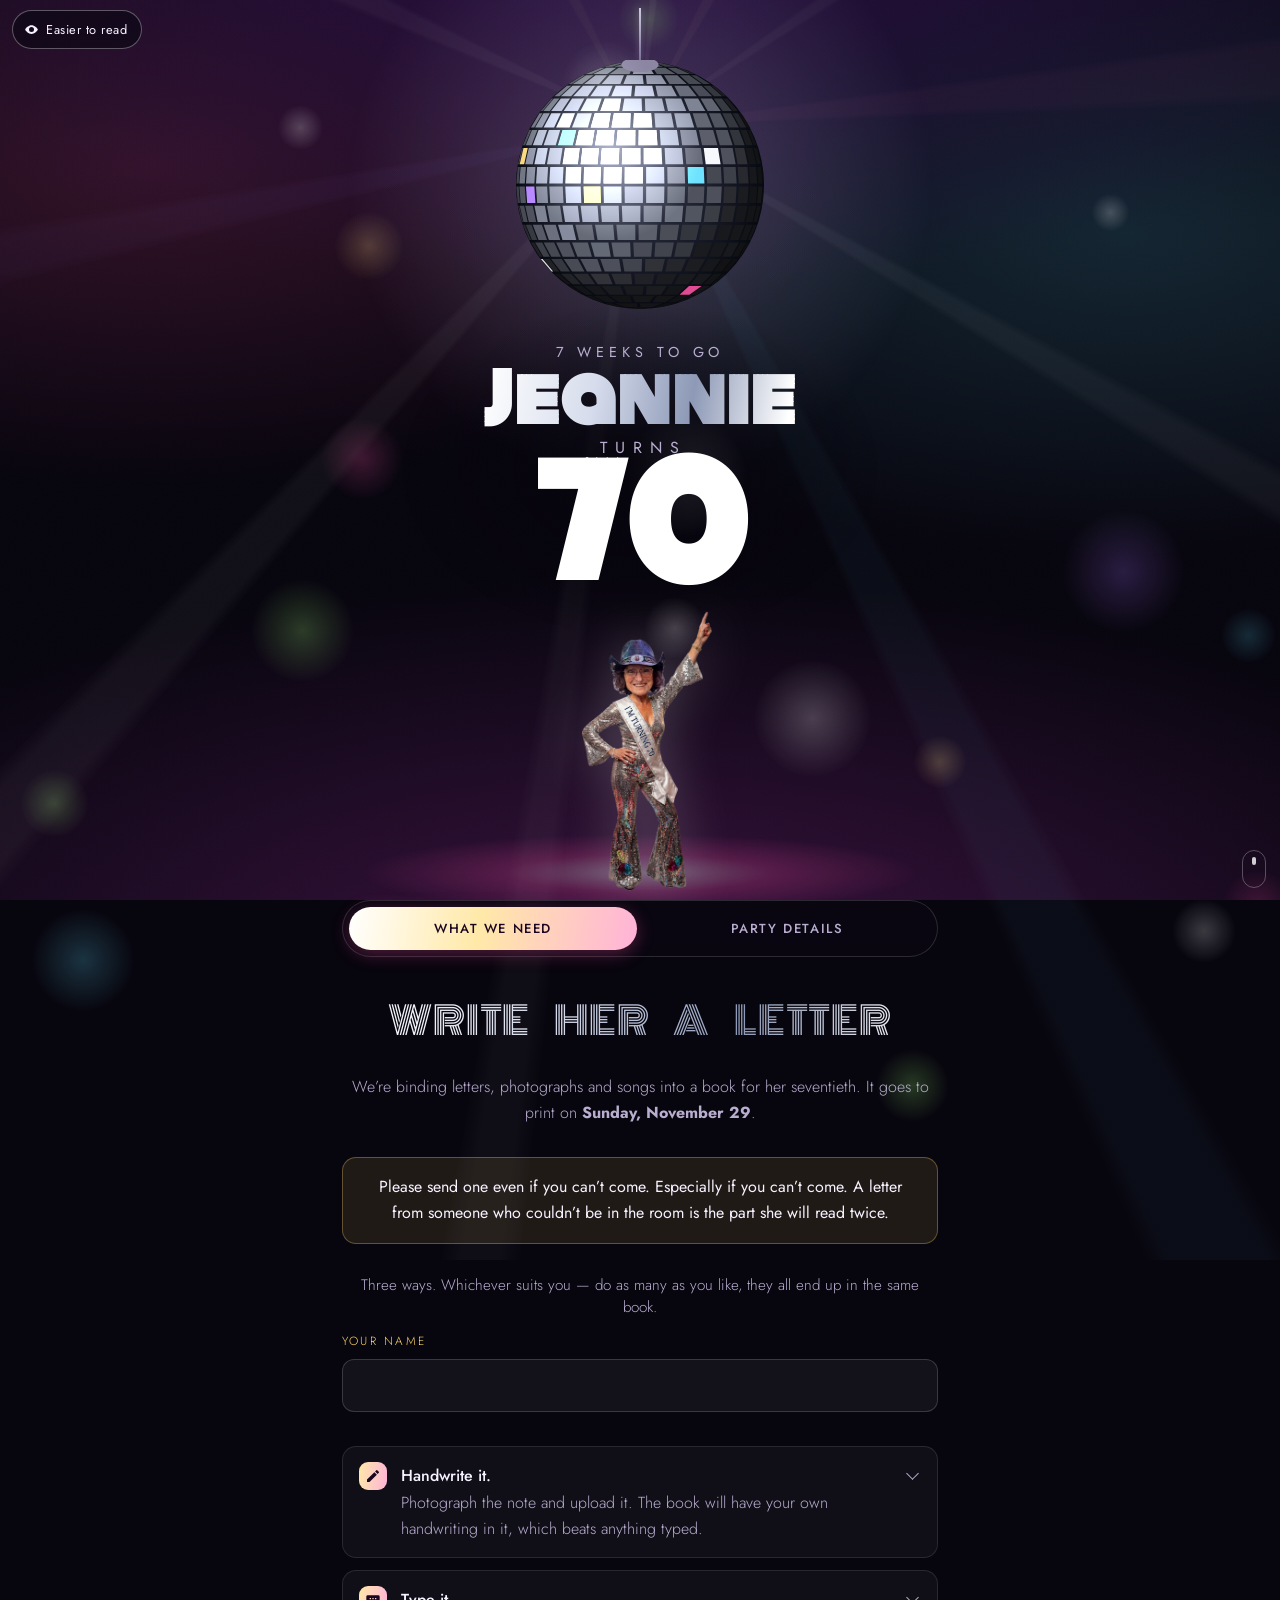
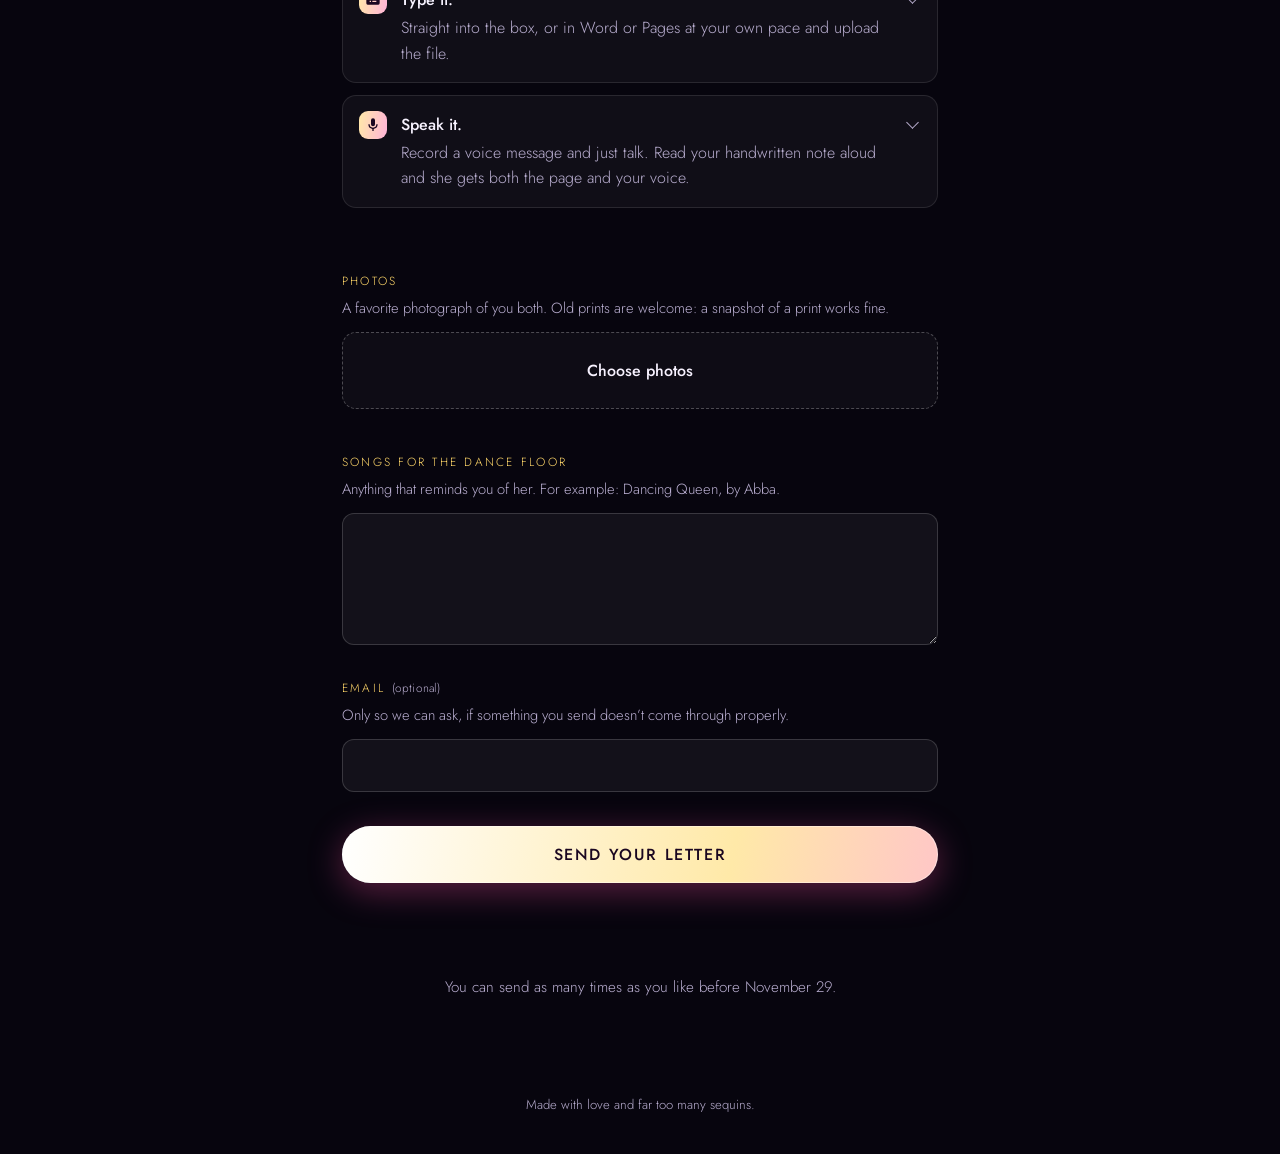
<file: index.html>
<!DOCTYPE html>
<html lang="en">
<head>
<meta charset="utf-8">
<meta name="viewport" content="width=device-width, initial-scale=1, viewport-fit=cover">
<meta name="robots" content="noindex, nofollow, noarchive">
<title>Jeannie turns 70</title>
<meta name="theme-color" content="#08060f">

<!-- How the link looks when it is texted or posted. Without these, iMessage
     falls back to the bare cutout of Jeannie and flattens its transparency to
     a muddy gray. Absolute URLs: scrapers do not resolve relative ones.
     Bump ?v= when the card changes, since previews are cached hard. -->
<meta property="og:type" content="website">
<meta property="og:site_name" content="Jeannie turns 70">
<meta property="og:title" content="Jeannie turns 70">
<meta property="og:description" content="Saturday, January 23 in Phoenix. Sequins strongly encouraged. Come and dance, and help us fill her book with memories.">
<meta property="og:url" content="https://elisapenmar.github.io/jeannie-70/">
<meta property="og:image" content="https://elisapenmar.github.io/jeannie-70/images/og-preview.jpg?v=1">
<meta property="og:image:type" content="image/jpeg">
<meta property="og:image:width" content="1200">
<meta property="og:image:height" content="630">
<meta property="og:image:alt" content="Jeannie in a silver sequin jumpsuit and cowboy hat under a mirror ball, beside the words Jeannie turns 70">
<meta name="twitter:card" content="summary_large_image">
<meta name="twitter:title" content="Jeannie turns 70">
<meta name="twitter:description" content="Saturday, January 23 in Phoenix. Sequins strongly encouraged. Come and dance, and help us fill her book with memories.">
<meta name="twitter:image" content="https://elisapenmar.github.io/jeannie-70/images/og-preview.jpg?v=1">
<link rel="preconnect" href="https://fonts.googleapis.com">
<link rel="preconnect" href="https://fonts.gstatic.com" crossorigin>
<link href="https://fonts.googleapis.com/css2?family=Monoton&family=Jost:wght@300;400;500;600&display=swap" rel="stylesheet">
<link rel="icon" type="image/png" sizes="32x32" href="images/favicon-32.png">
<link rel="icon" type="image/png" sizes="512x512" href="images/favicon-512.png">
<link rel="apple-touch-icon" href="images/apple-touch-icon.png">
<link rel="stylesheet" href="css/style.css?v=49">
<script>
/* Set before anything paints, so a calm visitor never catches a flash of the
   full disco. Honors the system preference until they choose for themselves. */
try {
  var c = localStorage.getItem('party70-calm');
  if (c === '1' || (c === null && matchMedia('(prefers-reduced-motion: reduce)').matches)) {
    document.documentElement.className = 'calm';
  }
} catch (e) {}
</script>
</head>
<body>

<!-- ============ ROOM LIGHTING ============ -->
<div class="beams" aria-hidden="true"></div>
<div class="lights" id="lights" aria-hidden="true"></div>
<div class="grain" aria-hidden="true"></div>

<button class="music" id="music" type="button" hidden aria-label="Play the music"></button>

<!-- ============ HERO ============ -->
<section class="hero">

  <div class="rig" aria-hidden="true">
    <div class="cord"></div>
    <div class="ball-wrap">
      <canvas id="ball" width="360" height="360"></canvas>
      <div class="ball-bloom"></div>
    </div>
  </div>

  <div class="copy">
    <p class="eyebrow" id="countdown">Saturday, January 23</p>
    <h1 class="title">
      <span class="chrome line-1">Jeannie</span>
      <span class="turns">turns</span>
      <span class="seventy">70</span>
    </h1>
  </div>

  <div class="star-field" id="stars" aria-hidden="true"></div>

  <figure class="mom">
    <div class="floor-glow" aria-hidden="true"></div>
    <img src="images/mom-disco.png"
         alt="Jeannie in a silver sequin jumpsuit and cowboy hat, wearing a sash that reads I&rsquo;m turning 70"
         width="816" height="1294" fetchpriority="high">
  </figure>

  <div class="lights front" id="lightsFront" aria-hidden="true"></div>

  <a class="scroll-hint" href="#more" aria-label="Scroll for more">
    <span></span>
  </a>
</section>

<!-- ============ TABS ============ -->
<section class="tabs" id="more">
  <div class="tablist" role="tablist" aria-label="More about the party">
    <button class="tab" role="tab" id="tab-ask"   aria-controls="panel-ask"   aria-selected="true">What we need</button>
    <button class="tab" role="tab" id="tab-party" aria-controls="panel-party" aria-selected="false" tabindex="-1">Party details</button>
  </div>

  <!-- ---------- what we need ---------- -->
  <div class="tabpanel panel" role="tabpanel" id="panel-ask" aria-labeledby="tab-ask" tabindex="0">
    <h2 class="chrome">Write her a letter</h2>

    <p class="lede">
      We&rsquo;re binding letters, photographs and songs into a book for her
      seventieth. It goes to print on <strong>Sunday, November 29</strong>.
    </p>

    <p class="lede emphatic">
      Please send one even if you can&rsquo;t come. Especially if you
      can&rsquo;t come. A letter from someone who couldn&rsquo;t be in the room
      is the part she will read twice.
    </p>

    <p class="ways-intro">Three ways. Whichever suits you &mdash; do as many as you like,
      they all end up in the same book.</p>

    <form class="form" id="partyForm" data-kind="memory" novalidate>
      <label class="field">
        <span>Your name</span>
        <input type="text" name="name" autocomplete="name" required>
      </label>

      <ul class="ways">
        <li>
          <button type="button" class="waybtn" id="pick-write"
                  aria-expanded="false" aria-controls="open-write">
            <span class="badge"><svg viewBox="0 0 24 24" aria-hidden="true"><path d="M3 17.25V21h3.75L17.8 9.94l-3.75-3.75L3 17.25zM20.7 7.04a1 1 0 0 0 0-1.41l-2.34-2.34a1 1 0 0 0-1.41 0l-1.83 1.83 3.75 3.75 1.83-1.83z"/></svg></span>
            <strong>Handwrite it.</strong>
            Photograph the note and upload it. The book will have your own
            handwriting in it, which beats anything typed.
          </button>
          <div class="open" id="open-write" hidden>
            <label class="drop small" for="docs">
              <strong>Add a photo or scan of your note</strong>
            </label>
            <!-- Photos and scans only. Typing has its own card, so offering
                 Word files here just opened the wrong half of the phone's
                 file picker. -->
            <input id="docs" type="file" name="docs"
                   accept="image/*,.heic,.heif,.pdf" multiple hidden>
            <div class="filelist" id="filelist"></div>
          </div>
        </li>

        <li>
          <button type="button" class="waybtn" id="pick-type"
                  aria-expanded="false" aria-controls="open-type">
            <span class="badge"><svg viewBox="0 0 24 24" aria-hidden="true"><path d="M20 5H4a2 2 0 0 0-2 2v10a2 2 0 0 0 2 2h16a2 2 0 0 0 2-2V7a2 2 0 0 0-2-2zM7 9h2v2H7V9zm0 4h2v2H7v-2zm4-4h2v2h-2V9zm0 4h6v2h-6v-2zm4-4h2v2h-2V9z"/></svg></span>
            <strong>Type it.</strong>
            Straight into the box, or in Word or Pages at your own pace and
            upload the file.
          </button>
          <div class="open" id="open-type" hidden>
            <textarea name="memory" rows="10" aria-label="Type your letter"></textarea>
            <p class="hint center">or, if you wrote it elsewhere</p>
            <label class="drop small" for="typedDocs">
              <strong>Upload a document</strong>
              <small>Word, Pages, PDF or plain text</small>
            </label>
            <input id="typedDocs" type="file" name="typedDocs"
                   accept=".pdf,.doc,.docx,.pages,.txt,.rtf,.odt" multiple hidden>
            <div class="filelist" id="typedlist"></div>
          </div>
        </li>

        <li>
          <button type="button" class="waybtn" id="pick-speak"
                  aria-expanded="false" aria-controls="open-speak">
            <span class="badge"><svg viewBox="0 0 24 24" aria-hidden="true"><path d="M12 14a3 3 0 0 0 3-3V5a3 3 0 0 0-6 0v6a3 3 0 0 0 3 3zm5-3a5 5 0 0 1-10 0H5a7 7 0 0 0 6 6.92V21h2v-3.08A7 7 0 0 0 19 11h-2z"/></svg></span>
            <strong>Speak it.</strong>
            Record a voice message and just talk. Read your handwritten note
            aloud and she gets both the page and your voice.
          </button>
          <div class="open" id="open-speak" hidden>
            <div id="recorder">
              <div class="duo">
                <button class="record" id="recordBtn" type="button" aria-pressed="false"></button>
                <span class="duo-or" id="duoOr">or</span>
                <label class="drop duo-drop" for="audioFiles">
                  <strong>Upload a file</strong>
                </label>
              </div>
              <p class="hint center">A voice memo from your phone works perfectly.</p>
              <p class="hint" id="recordStatus"></p>
            </div>
            <input id="audioFiles" type="file" name="audioFiles"
                   accept="audio/*,.m4a,.mp3,.wav,.aac,.ogg,.webm,.caf" multiple hidden>
            <div class="recordings" id="recordings"></div>
          </div>
        </li>
      </ul>

      <div class="field">
        <span>Photos</span>
        <p class="hint">
          A favorite photograph of you both. Old prints are welcome: a snapshot
          of a print works fine.
        </p>
        <label class="drop" for="photos">
          <strong>Choose photos</strong>
        </label>
        <input id="photos" type="file" name="photos"
               accept="image/*,.heic,.heif" multiple hidden>
        <div class="thumbs" id="thumbs"></div>
      </div>

      <label class="field">
        <span>Songs for the dance floor</span>
        <p class="hint">
          Anything that reminds you of her. For example: Dancing Queen, by Abba.
        </p>
        <textarea name="songs" rows="4"></textarea>
      </label>

      <label class="field">
        <span>Email <em>(optional)</em></span>
        <p class="hint">
          Only so we can ask, if something you send doesn&rsquo;t come through
          properly.
        </p>
        <input type="email" name="email" autocomplete="email">
      </label>

      <p class="hint center" id="draftNote" hidden></p>
      <button class="cta submit" type="submit">Send your letter</button>
      <p class="note" id="formNote" role="status" aria-live="polite"></p>
      <p class="choose-note">
        You can send as many times as you like before November 29.
      </p>
    </form>
  </div>

  <!-- ---------- party details ---------- -->
  <div class="tabpanel panel" role="tabpanel" id="panel-party" aria-labeledby="tab-party" tabindex="0" hidden>
    <h2 class="chrome">The Details</h2>
  <dl class="details">
    <div><dt>When</dt><dd>Saturday, January 23, 2027<br>5:00 in the evening</dd></div>
    <div><dt>Where</dt><dd>7505 W Encinas Ln<br>Phoenix, AZ 85043</dd></div>
    <div><dt>Please reply by</dt><dd>Saturday, December 19</dd></div>
    <div><dt>Dress code</dt><dd>Sequins strongly encouraged</dd></div>
    <div><dt>Questions</dt><dd>Elisa &middot; <a href="tel:+18186488023">(818) 648-8023</a></dd></div>
  </dl>
    <a class="cta ghost" href="rsvp.html">RSVP</a>
    <p class="choose-note">
      The head count can wait, any time before December 19.
    </p>

<!-- ============ THE SONG ============ -->
<section class="panel slim" id="song">
  <details class="lyrics">
    <summary>Read the lyrics</summary>
    <div class="sheet">
      <div class="stanza">
        <p class="tag">Verse</p>
        <p class="lines">She don&rsquo;t need an entrance &mdash; she&rsquo;s the reason for this song.<br>
          Seventy years of fabulous and honey, still goin&rsquo; strong.</p>
      </div>
      <div class="stanza">
        <p class="tag">Pre-Chorus</p>
        <p class="lines">Wife, mama, auntie, little sister, dearest friend,<br>
          Grandma to the good dogs &mdash; hey, the party don&rsquo;t end!</p>
      </div>
      <div class="stanza">
        <p class="tag">Chorus</p>
        <p class="lines">Jeannie! Shake it, Jeannie!<br>
          Seventy never looked this good &mdash;<br>
          The floor is yours, the night is yours,<br>
          We&rsquo;re bringing disco to the neighborhood.</p>
      </div>
      <div class="stanza">
        <p class="tag">Bridge</p>
        <p class="lines">Seventy comes around one time, and it don&rsquo;t come back.<br>
          She don&rsquo;t want a single thing that money ever bought &mdash;<br>
          Just every one she loves in one room, that&rsquo;s all she ever sought.<br>
          So put your good shoes on, come on down, we&rsquo;re savin&rsquo; you a chair &mdash;<br>
          &rsquo;Cause it ain&rsquo;t a party &rsquo;til you&rsquo;re there.</p>
      </div>
      <div class="stanza">
        <p class="tag">Final Chorus</p>
        <p class="lines">Jeannie! Shake it, Jeannie!<br>
          Curls, Magenta, and stardust shine &mdash;<br>
          Jeannie! Take it, Jeannie!<br>
          Seventy &mdash; and it&rsquo;s your &mdash; night!</p>
      </div>
    </div>
  </details>
</section>
  </div>
</section>

<footer class="foot">Made with love and far too many sequins.</footer>

<script src="js/calm.js?v=49"></script>
<script src="js/config.js?v=49"></script>
<script src="js/countdown.js?v=49"></script>
<script src="js/tabs.js?v=49"></script>
<script src="js/picker.js?v=49"></script>
<script src="js/record.js?v=49"></script>
<script src="js/form.js?v=49"></script>
<script src="js/draft.js?v=49"></script>
<script src="js/disco.js?v=49"></script>
<script src="js/audio.js?v=49"></script>
</body>
</html>
</file>
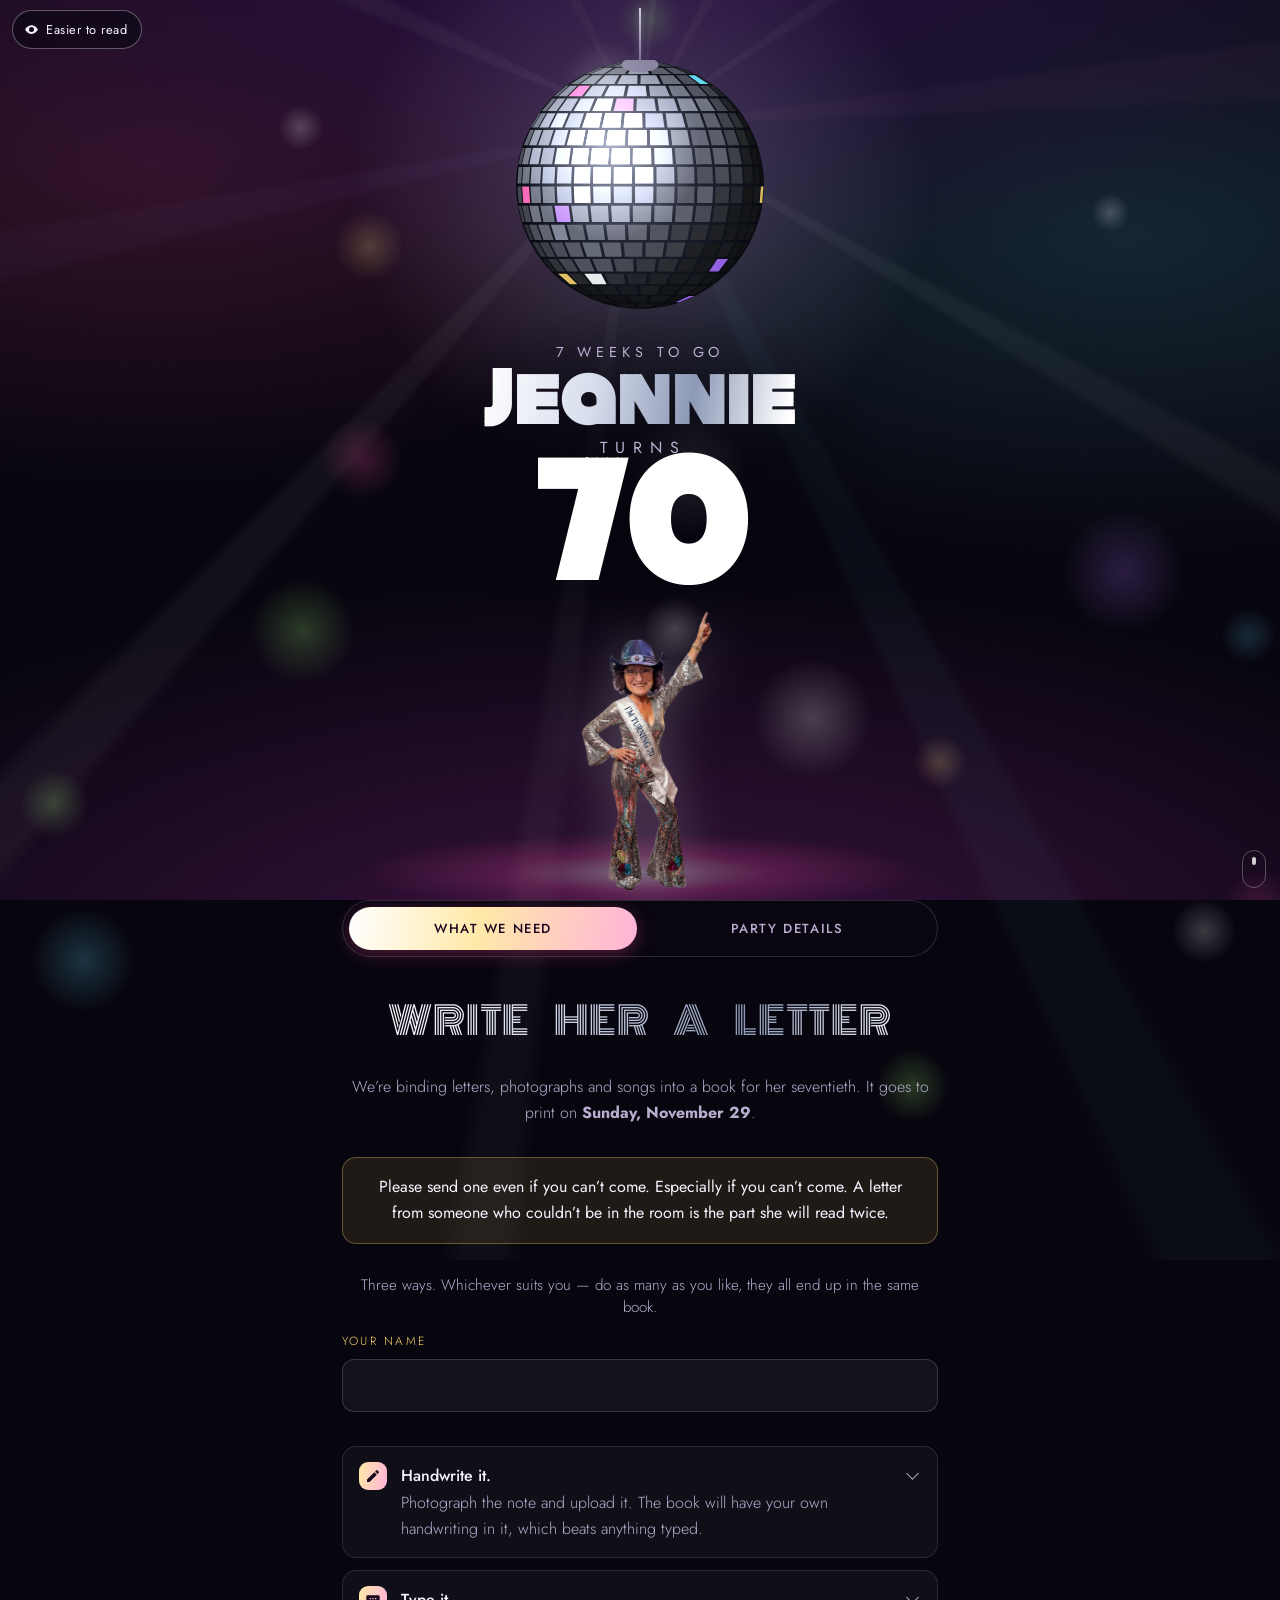
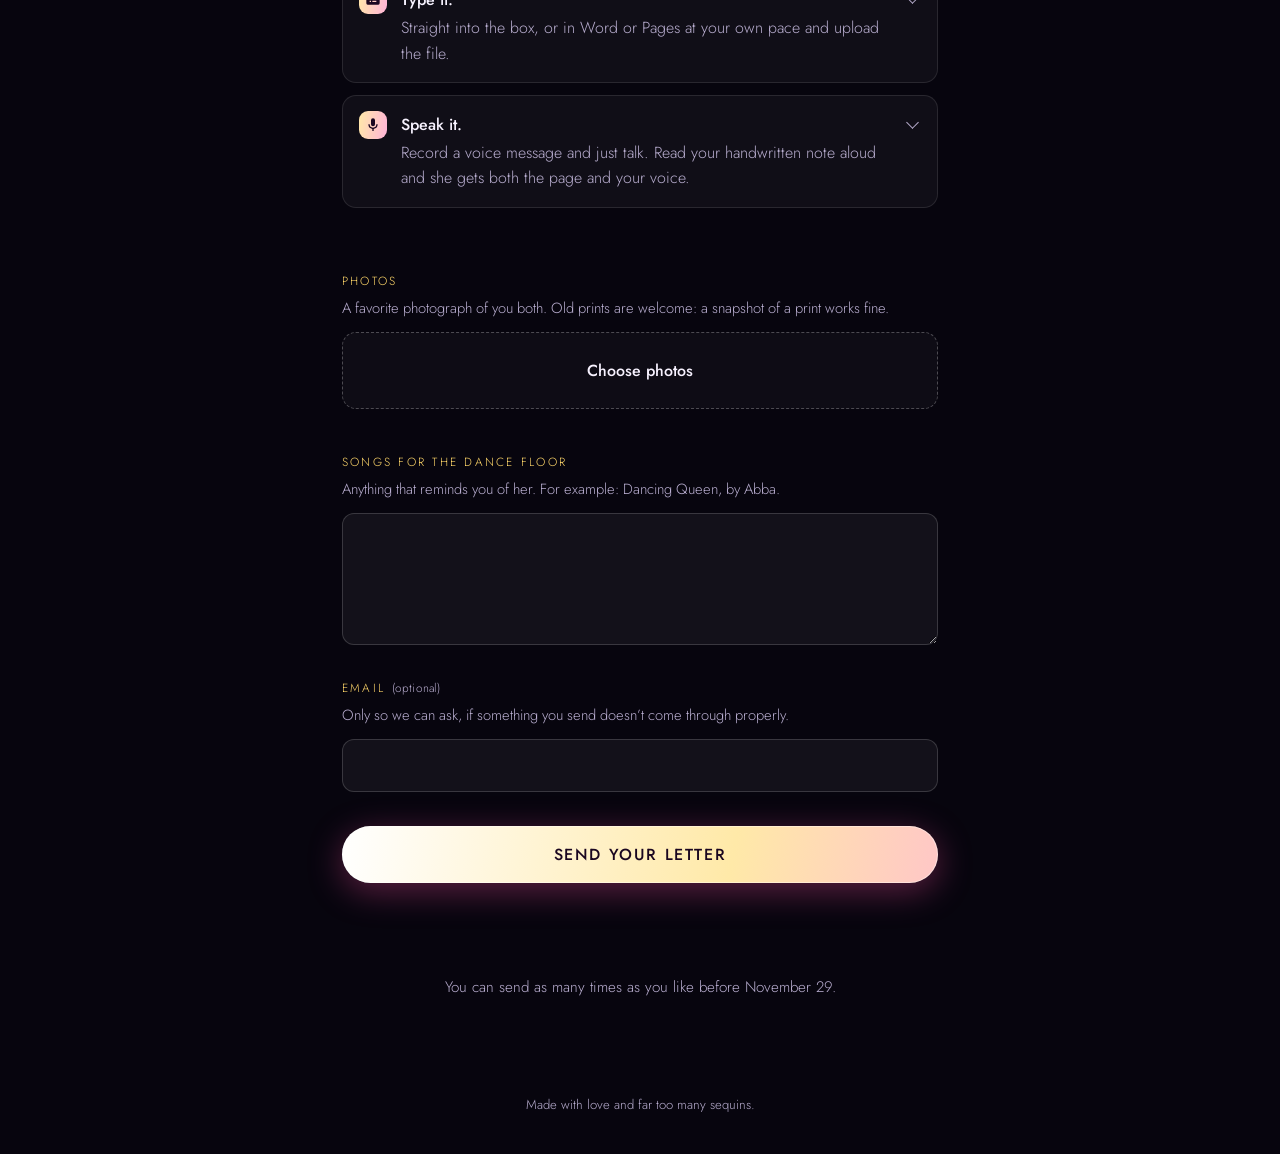
<file: memories.html>
<!DOCTYPE html>
<html lang="en">
<head>
<meta charset="utf-8">
<meta name="viewport" content="width=device-width, initial-scale=1">
<meta name="robots" content="noindex, nofollow">
<title>Jeannie turns 70</title>
<!-- Letters are sent on the invitation itself now. This page existed first
     and its address may already be in somebody's messages, so it forwards
     rather than breaking. -->
<link rel="canonical" href="https://elisapenmar.github.io/jeannie-70/">
<meta http-equiv="refresh" content="0; url=index.html#more">
<script>location.replace('index.html#more');</script>
</head>
<body style="background:#07050e;color:#f7f2ff;font-family:system-ui,sans-serif;padding:40px;text-align:center">
<p>Taking you to the invitation&hellip;</p>
<p><a href="index.html#more" style="color:#ffd76a">Tap here if nothing happens.</a></p>
</body>
</html>
</file>
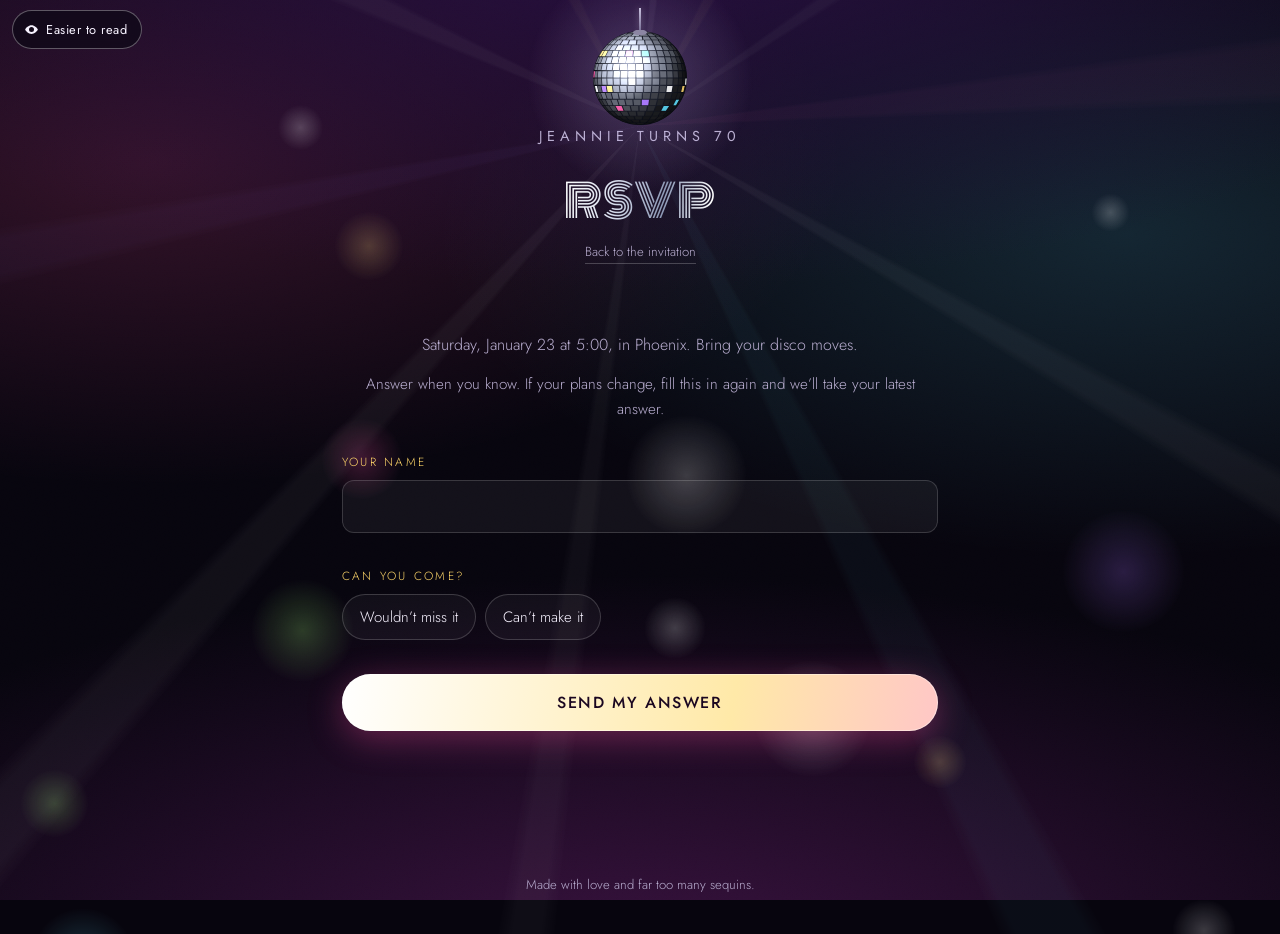
<file: rsvp.html>
<!DOCTYPE html>
<html lang="en">
<head>
<meta charset="utf-8">
<meta name="viewport" content="width=device-width, initial-scale=1, viewport-fit=cover">
<meta name="robots" content="noindex, nofollow, noarchive">
<title>RSVP &middot; Jeannie turns 70</title>
<meta name="theme-color" content="#08060f">

<!-- How the link looks when it is texted or posted. Without these, iMessage
     falls back to the bare cutout of Jeannie and flattens its transparency to
     a muddy gray. Absolute URLs: scrapers do not resolve relative ones.
     Bump ?v= when the card changes, since previews are cached hard. -->
<meta property="og:type" content="website">
<meta property="og:site_name" content="RSVP &middot; Jeannie turns 70">
<meta property="og:title" content="RSVP &middot; Jeannie turns 70">
<meta property="og:description" content="Let us know if you can make it. Saturday, January 23 in Phoenix.">
<meta property="og:url" content="https://elisapenmar.github.io/jeannie-70/rsvp.html">
<meta property="og:image" content="https://elisapenmar.github.io/jeannie-70/images/og-preview.jpg?v=1">
<meta property="og:image:type" content="image/jpeg">
<meta property="og:image:width" content="1200">
<meta property="og:image:height" content="630">
<meta property="og:image:alt" content="Jeannie in a silver sequin jumpsuit and cowboy hat under a mirror ball, beside the words Jeannie turns 70">
<meta name="twitter:card" content="summary_large_image">
<meta name="twitter:title" content="RSVP &middot; Jeannie turns 70">
<meta name="twitter:description" content="Let us know if you can make it. Saturday, January 23 in Phoenix.">
<meta name="twitter:image" content="https://elisapenmar.github.io/jeannie-70/images/og-preview.jpg?v=1">
<link rel="preconnect" href="https://fonts.googleapis.com">
<link rel="preconnect" href="https://fonts.gstatic.com" crossorigin>
<link href="https://fonts.googleapis.com/css2?family=Monoton&family=Jost:wght@300;400;500;600&display=swap" rel="stylesheet">
<link rel="icon" type="image/png" sizes="32x32" href="images/favicon-32.png">
<link rel="icon" type="image/png" sizes="512x512" href="images/favicon-512.png">
<link rel="apple-touch-icon" href="images/apple-touch-icon.png">
<link rel="stylesheet" href="css/style.css?v=49">
<script>
/* Set before anything paints, so a calm visitor never catches a flash of the
   full disco. Honors the system preference until they choose for themselves. */
try {
  var c = localStorage.getItem('party70-calm');
  if (c === '1' || (c === null && matchMedia('(prefers-reduced-motion: reduce)').matches)) {
    document.documentElement.className = 'calm';
  }
} catch (e) {}
</script>
</head>
<body>

<!-- ============ ROOM LIGHTING ============ -->
<div class="beams" aria-hidden="true"></div>
<div class="lights" id="lights" aria-hidden="true"></div>
<div class="grain" aria-hidden="true"></div>



<!-- ============ HEADER ============ -->
<header class="subhead">
  <div class="rig small" aria-hidden="true">
    <div class="cord"></div>
    <div class="ball-wrap">
      <canvas id="ball" width="240" height="240"></canvas>
      <div class="ball-bloom"></div>
    </div>
  </div>
  <p class="eyebrow">Jeannie turns 70</p>
  <h1 class="subtitle chrome">RSVP</h1>
  <a class="back" href="index.html">Back to the invitation</a>
</header>

<section class="panel">
  <p class="lede">
    Saturday, January 23 at 5:00, in Phoenix. Bring your disco moves.
  </p>
  <p class="lede aside">
    Answer when you know. If your plans change, fill this in again and
    we&rsquo;ll take your latest answer.
  </p>

  <form class="form" id="partyForm" data-kind="rsvp" novalidate>
    <label class="field">
      <span>Your name</span>
      <input type="text" name="name" autocomplete="name" required>
    </label>

    <fieldset class="field">
      <span class="legend">Can you come?</span>
      <div class="choices">
        <label><input type="radio" name="attending" value="yes" required><span>Wouldn&rsquo;t miss it</span></label>
        <label><input type="radio" name="attending" value="no"><span>Can&rsquo;t make it</span></label>
      </div>
      <p class="hint away" id="awayNote" hidden>
        We&rsquo;re sorry to miss you. Send your answer, and then we&rsquo;ll
        ask you for a memory: yours belongs in her book just as much as anyone
        standing in the room.
      </p>
    </fieldset>

    <!-- Only worth asking of someone who is actually coming. -->
    <div id="comingOnly" hidden>
      <label class="field" id="guestsField">
        <span>How many of you? <em>(including yourself)</em></span>
        <input type="number" name="guests" min="1" max="12" value="1" inputmode="numeric">
      </label>

      <fieldset class="field">
        <span class="legend">Closer to the day, how should we remind you?</span>
        <div class="choices">
          <label><input type="radio" name="reminder" value="text"><span>Text me</span></label>
          <label><input type="radio" name="reminder" value="email"><span>Email me</span></label>
        </div>
      </fieldset>

      <label class="field" id="phoneField" hidden>
        <span>Your mobile number</span>
        <input type="tel" name="phone" autocomplete="tel" inputmode="tel">
      </label>

      <label class="field" id="emailField" hidden>
        <span>Your email</span>
        <input type="email" name="email" autocomplete="email">
      </label>
    </div>

    <button class="cta submit" type="submit">Send my answer</button>
    <p class="note" id="formNote" role="status" aria-live="polite"></p>
  </form>
</section>

<footer class="foot">Made with love and far too many sequins.</footer>

<script src="js/calm.js?v=49"></script>
<script src="js/config.js?v=49"></script>
<script src="js/disco.js?v=49"></script>
<script src="js/form.js?v=49"></script>
</body>
</html>
</file>
<file: css/style.css>
/* ============================================================
   Mom's 70th — disco invitation
   ============================================================ */

:root{
  --bg:      #07050e;
  --bg-2:    #150a24;
  --ink:     #f7f2ff;
  --ink-dim: #b9aed0;
  --gold:    #ffd76a;
  --pink:    #ff4fa3;
  --cyan:    #5ce1ff;
  --violet:  #a56bff;
  --lime:    #9dff6a;
  --ball:    150px;   /* ball diameter, overridden at wider widths */
}

*{box-sizing:border-box}

/* An author display rule outranks the browser's own [hidden]{display:none},
   so any element given display by a class ignored the attribute entirely.
   That is how both contact fields stayed on screen with no method chosen. */
[hidden]{ display:none !important; }

html{ scroll-behavior:smooth; background:var(--bg); }

body{
  margin:0;
  min-height:100svh;
  font-family:"Jost", ui-sans-serif, system-ui, -apple-system, "Segoe UI", sans-serif;
  font-weight:300;
  color:var(--ink);
  background:
    radial-gradient(120% 70% at 50% -10%, #2a1044 0%, rgba(42,16,68,0) 60%),
    radial-gradient(90% 60% at 12% 18%, rgba(255,79,163,.18) 0%, rgba(255,79,163,0) 60%),
    radial-gradient(90% 60% at 88% 26%, rgba(92,225,255,.15) 0%, rgba(92,225,255,0) 60%),
    radial-gradient(140% 80% at 50% 108%, #3a1240 0%, rgba(58,18,64,0) 55%),
    var(--bg);
  background-attachment:fixed;
  overflow-x:hidden;
  -webkit-font-smoothing:antialiased;
}

/* ============ ROOM LIGHTING ============ */

/* Rotating rays fanning out from behind the ball */
.beams{
  position:fixed; inset:-40% -40% -40% -40%;
  pointer-events:none; z-index:0;
  mix-blend-mode:screen; opacity:.55;
  background:conic-gradient(from 0deg at 50% 30%,
    transparent 0deg 4deg,   rgba(255,255,255,.075) 5deg 7deg,
    transparent 8deg 26deg,  rgba(255,215,106,.06) 27deg 30deg,
    transparent 31deg 54deg, rgba(255,255,255,.055) 55deg 57deg,
    transparent 58deg 82deg, rgba(255,79,163,.06)  83deg 87deg,
    transparent 88deg 118deg,rgba(255,255,255,.07) 119deg 121deg,
    transparent 122deg 150deg,rgba(92,225,255,.06) 151deg 155deg,
    transparent 156deg 186deg,rgba(255,255,255,.05) 187deg 189deg,
    transparent 190deg 220deg,rgba(255,255,255,.065)221deg 224deg,
    transparent 225deg 256deg,rgba(165,107,255,.06)257deg 260deg,
    transparent 261deg 292deg,rgba(255,255,255,.06) 293deg 296deg,
    transparent 297deg 330deg,rgba(255,215,106,.05) 331deg 334deg,
    transparent 335deg 360deg);
  animation:spin 44s linear infinite;
  will-change:transform;
}

/* Colored light spots dappling the room */
.lights{
  position:fixed; inset:-25%;
  pointer-events:none; z-index:0;
  mix-blend-mode:screen;
  animation:spin 62s linear infinite reverse;
  will-change:transform;
  opacity:.62;
}

/* the same trick again, but layered OVER everything, so the spots
   travel across her sequins instead of only across the wall behind */
.lights.front{
  position:absolute; inset:-30%;
  z-index:6; opacity:.5;
  animation:spin 38s linear infinite;
}
.lights i{
  position:absolute;
  left:var(--x); top:var(--y);
  width:var(--s); height:var(--s);
  margin:calc(var(--s) / -2);
  border-radius:50%;
  background:radial-gradient(circle at 50% 50%, var(--c) 0%, transparent 62%);
  opacity:.34;
  animation:flick var(--dur) steps(1,end) infinite;
  animation-delay:var(--d);
}

/* Floating glitter */
.star-field{ position:absolute; inset:0; pointer-events:none; z-index:3; overflow:hidden; }
.star-field i{
  position:absolute; left:var(--x); top:var(--y);
  width:var(--s); height:var(--s);
  background:#fff; border-radius:50%;
  box-shadow:0 0 6px 1px rgba(255,255,255,.85);
  opacity:0;
  animation:twinkle var(--dur) ease-in-out infinite;
  animation-delay:var(--d);
}

.grain{
  position:fixed; inset:0; z-index:1; pointer-events:none;
  opacity:.035; mix-blend-mode:overlay;
  background-image:url("data:image/svg+xml;utf8,<svg xmlns='http://www.w3.org/2000/svg' width='120' height='120'><filter id='n'><feTurbulence type='fractalNoise' baseFrequency='.85' numOctaves='3'/></filter><rect width='120' height='120' filter='url(%23n)'/></svg>");
}

/* ============ HERO ============ */

.hero{
  position:relative; z-index:2;
  height:100svh;
  display:flex; flex-direction:column; align-items:center;
  padding:calc(env(safe-area-inset-top) + 8px) 16px 0;
  overflow:hidden;
}

/* --- the ball and its cord --- */
.rig{
  flex:0 0 auto;
  display:flex; flex-direction:column; align-items:center;
  transform-origin:50% 0;
  animation:sway 7s ease-in-out infinite;
}
.cord{
  width:2px; height:34px;
  background:linear-gradient(#c9c2dd, #6e6688);
  box-shadow:0 0 6px rgba(255,255,255,.35);
}
.ball-wrap{ position:relative; width:var(--ball); height:var(--ball); }
#ball{ position:relative; z-index:2; width:100%; height:100%; display:block; }
.ball-bloom{
  position:absolute; z-index:1; inset:-85%;
  background:radial-gradient(circle at 50% 50%,
    rgba(255,255,255,.30) 0%, rgba(214,196,255,.16) 22%, rgba(165,107,255,0) 62%);
  animation:pulse var(--beat,1s) ease-in-out infinite;
  pointer-events:none;
}

/* --- headline --- */
.copy{
  position:relative; flex:0 0 auto; text-align:center; margin-top:14px; z-index:4;
  padding:6px 10px 14px;
}
.copy::before{
  content:""; position:absolute; z-index:-1; inset:-14% -22%;
  background:radial-gradient(ellipse at 50% 50%, rgba(6,4,12,.72) 0%, rgba(6,4,12,0) 70%);
}

.eyebrow{
  margin:0 0 6px;
  font-size:clamp(.7rem,3.1vw,.9rem);
  letter-spacing:.34em; text-transform:uppercase;
  font-weight:400; color:var(--ink-dim);
}

.title{ margin:0; line-height:.92; display:grid; justify-items:center; gap:9px; }

.line-1{
  font-family:"Monoton", cursive;
  font-size:clamp(2rem,10.5vw,4.2rem);
  letter-spacing:.02em;
}
.turns{
  font-size:clamp(.75rem,3.3vw,1rem);
  letter-spacing:.5em; text-transform:uppercase;
  color:var(--ink-dim); font-weight:400;
  margin:2px 0 0 0.5em;
}
.seventy{
  font-family:"Monoton", cursive;
  font-size:clamp(4.4rem,23vw,9rem);
  line-height:.85;
  color:#fff;
  animation:neon 2.6s ease-in-out infinite;
}

/* chrome / mirrorball text fill */
.chrome{
  background:linear-gradient(100deg,
    #ffffff 0%, #d6dcec 14%, #8d99b6 26%, #ffffff 38%,
    #ffeeb8 48%, #c79a45 58%, #fff6da 68%, #99a4c2 84%, #ffffff 100%);
  background-size:260% 100%;
  -webkit-background-clip:text; background-clip:text;
  color:transparent;
  animation:shine 7s linear infinite;
}

/* --- the star of the show --- */
.mom{
  position:relative; z-index:4;
  flex:1 1 auto; min-height:0;
  margin:0; padding:0;
  width:min(94vw, 430px);
  display:flex; justify-content:center; align-items:flex-end;
}
.mom img{
  position:relative; z-index:2;
  display:block; width:auto; max-width:100%; height:100%;
  object-fit:contain; object-position:bottom;
  filter:drop-shadow(0 0 26px rgba(255,255,255,.22));
  animation:shimmy 5.5s ease-in-out infinite, litup calc(var(--beat,1s) * 4) ease-in-out infinite;
}
.floor-glow{
  position:absolute; z-index:1; left:50%; bottom:-4%;
  width:118%; height:26%;
  transform:translateX(-50%);
  background:radial-gradient(ellipse at 50% 50%,
    rgba(255,255,255,.30) 0%, rgba(255,79,163,.20) 34%, rgba(165,107,255,0) 72%);
  animation:pulse var(--beat,1s) ease-in-out infinite;
}

/* ============ MUSIC ============ */

.music{
  position:fixed; z-index:20;
  top:calc(env(safe-area-inset-top) + 10px); right:12px;
  display:flex; align-items:center; gap:8px;
  padding:9px 14px 9px 11px; border:0; border-radius:100px; cursor:pointer;
  font-family:inherit; font-size:.82rem; font-weight:500; letter-spacing:.06em;
  color:#1a0620;
  background:linear-gradient(100deg,#fff 0%,#ffe9a8 40%,#ffb3d8 75%,#fff 100%);
  background-size:220% 100%;
  box-shadow:0 4px 20px rgba(255,79,163,.4);
  animation:shine 7s linear infinite;
  transition:transform .15s ease;
}
.music:hover{ transform:scale(1.04); }
.music svg{ width:16px; height:16px; fill:currentColor; display:block; }
.music .label{ white-space:nowrap; }

/* once it is playing there is nothing left to explain, so it collapses
   to a bare pause button and stops competing with the invitation */
.music.playing{
  padding:10px; background:rgba(12,8,20,.6); color:var(--ink);
  border:1px solid rgba(255,255,255,.28);
  box-shadow:none; animation:none;
  -webkit-backdrop-filter:blur(8px); backdrop-filter:blur(8px);
}

@media (max-width:420px){
  .music{ font-size:.76rem; padding:8px 12px 8px 10px; }
}

.scroll-hint{
  position:absolute; z-index:7; bottom:12px; right:14px;
  width:24px; height:38px; border:1.5px solid rgba(255,255,255,.28); border-radius:13px;
  display:grid; place-items:start center; padding-top:6px;
}
.scroll-hint span{
  width:4px; height:8px; border-radius:2px; background:rgba(255,255,255,.8);
  animation:drop 1.8s ease-in-out infinite;
}

/* ============ SUB-PAGE HEADER ============ */

.subhead{
  position:relative; z-index:2;
  display:flex; flex-direction:column; align-items:center;
  padding:calc(env(safe-area-inset-top) + 8px) 20px 4px;
  text-align:center;
}
.rig.small .ball-wrap{ width:96px; height:96px; }
.rig.small .cord{ height:22px; }

.subtitle{
  margin:14px 0 6px;
  font-family:"Monoton", cursive; font-weight:400;
  font-size:clamp(1.7rem,8vw,2.8rem);
  text-transform:uppercase; letter-spacing:.02em; word-spacing:.5em;
}
.back{
  color:var(--ink-dim); font-size:.82rem; text-decoration:none;
  border-bottom:1px solid rgba(255,255,255,.22); padding-bottom:2px;
}
.back:hover{ color:var(--ink); border-bottom-color:var(--gold); }

/* ============ THE TWO THINGS TO DO ============ */

.choose{ display:grid; gap:14px; padding-top:8px; }
.cta.ghost{
  background:none; color:var(--ink);
  border:1px solid rgba(255,255,255,.4);
  box-shadow:none; animation:none;
}
.cta.ghost:hover{ background:rgba(255,255,255,.08); box-shadow:none; }
.choose-note{
  margin:6px 0 0; text-align:center; line-height:1.85;
  color:var(--ink-dim); font-size:.95rem;
  text-wrap:balance;
}

/* ============ PANELS ============ */

.panel{
  position:relative; z-index:2;
  max-width:640px; margin:0 auto;
  padding:64px 22px;
}
.panel h2{
  font-family:"Monoton", cursive;
  font-size:clamp(1.6rem,6.4vw,2.4rem);
  font-weight:400; margin:0 0 24px; text-align:center;
  text-transform:uppercase; letter-spacing:.02em; word-spacing:.5em;
}
.lede{ color:var(--ink-dim); line-height:1.65; text-align:center; margin:0 0 30px; }

.details{ margin:0 0 34px; display:grid; gap:2px; }
.details > div{
  display:grid; grid-template-columns:112px 1fr; gap:14px;
  padding:16px 4px; border-bottom:1px solid rgba(255,255,255,.09);
}
.details dt{
  font-size:.72rem; letter-spacing:.2em; text-transform:uppercase;
  color:var(--gold); padding-top:3px;
}
.details dd{ margin:0; line-height:1.55; font-weight:400; }
/* the tel: link must not fall back to the browser's default link blue */
.details dd a{
  color:inherit; text-decoration:none;
  border-bottom:1px solid rgba(255,255,255,.3);
}
.details dd a:hover{ border-bottom-color:var(--gold); }

.cta{
  display:block; width:100%; text-align:center;
  padding:17px 22px; border:0; border-radius:100px; cursor:pointer;
  font-family:inherit; font-size:1rem; font-weight:500; letter-spacing:.1em;
  text-transform:uppercase; text-decoration:none; color:#1a0620;
  background:linear-gradient(100deg,#fff 0%,#ffe9a8 30%,#ffb3d8 55%,#c9ccff 80%,#fff 100%);
  background-size:220% 100%;
  box-shadow:0 8px 34px rgba(255,79,163,.35), 0 0 0 1px rgba(255,255,255,.4) inset;
  animation:shine 7s linear infinite;
  transition:transform .15s ease, box-shadow .15s ease;
}
.cta:hover{ transform:translateY(-2px); box-shadow:0 12px 42px rgba(255,79,163,.5), 0 0 0 1px rgba(255,255,255,.6) inset; }
.cta:active{ transform:translateY(0); }

/* ============ LYRICS ============ */

.panel.slim{ padding-top:0; padding-bottom:0; }

.lyrics{
  border:1px solid rgba(255,255,255,.12); border-radius:16px;
  background:rgba(255,255,255,.03); overflow:hidden;
}
.lyrics summary{
  list-style:none; cursor:pointer;
  padding:16px 20px;
  display:flex; align-items:center; justify-content:center; gap:10px;
  font-size:.74rem; letter-spacing:.22em; text-transform:uppercase;
  color:var(--gold);
  transition:background .15s ease;
}
.lyrics summary::-webkit-details-marker{ display:none; }
.lyrics summary::after{
  content:""; width:7px; height:7px; margin-top:-4px;
  border-right:1.5px solid currentColor; border-bottom:1.5px solid currentColor;
  transform:rotate(45deg); transition:transform .2s ease;
}
.lyrics[open] summary::after{ transform:rotate(-135deg); margin-top:3px; }
.lyrics summary:hover{ background:rgba(255,255,255,.05); }
.lyrics summary:focus-visible{ outline:2px solid var(--pink); outline-offset:-2px; }

.sheet{ padding:4px 20px 26px; text-align:center; }
.stanza{ margin:0 0 22px; }
.stanza:last-child{ margin-bottom:0; }
.stanza .tag{
  margin:0 0 7px; font-size:.62rem; letter-spacing:.24em;
  text-transform:uppercase; color:var(--ink-dim); opacity:.65;
}
.stanza .lines{ margin:0; line-height:1.85; font-weight:300; }

/* ============ FORM ============ */

.form{ display:grid; gap:34px; }
.field{ display:grid; gap:10px; border:0; padding:0; margin:0; }

/* the answer-dependent questions are wrapped in a div, which otherwise
   collapses them against each other and against whatever follows */
#comingOnly{ display:grid; gap:34px; }
.field > span, .legend{
  font-size:.74rem; letter-spacing:.19em; text-transform:uppercase; color:var(--gold);
}
.field em{ font-style:normal; text-transform:none; letter-spacing:.02em; color:var(--ink-dim); }
.hint{
  margin:-2px 0 2px; font-size:.92rem; line-height:1.55;
  color:var(--ink-dim); font-weight:300;
}

/* the written-memory upload is an alternative route to the box above it,
   not another thing being asked for on top */
.field.alt{ margin-top:-6px; padding-left:14px; border-left:1px solid rgba(255,255,255,.12); }
.hint.away{
  margin:10px 0 0; padding:12px 14px;
  border-radius:12px; background:rgba(255,215,106,.09);
  border:1px solid rgba(255,215,106,.28); color:var(--ink);
}
.or{
  margin:0 0 2px; font-size:.74rem; letter-spacing:.24em;
  text-transform:uppercase; color:var(--gold); opacity:.85;
}

input[type=text], input[type=email], input[type=number], textarea{
  width:100%; padding:14px 15px;
  font-family:inherit; font-size:1rem; font-weight:300; color:var(--ink);
  background:rgba(255,255,255,.05);
  border:1px solid rgba(255,255,255,.16); border-radius:12px;
  transition:border-color .15s ease, background .15s ease;
}
input:focus, textarea:focus{
  outline:none; border-color:var(--pink); background:rgba(255,255,255,.09);
  box-shadow:0 0 0 3px rgba(255,79,163,.18);
}
textarea{ resize:vertical; line-height:1.6; }

.choices{ display:flex; flex-wrap:wrap; gap:9px; }
.choices label{ position:relative; }
.choices input{ position:absolute; opacity:0; inset:0; }
.choices span{
  display:block; padding:11px 17px; border-radius:100px;
  border:1px solid rgba(255,255,255,.18); background:rgba(255,255,255,.04);
  font-size:.94rem; cursor:pointer; transition:all .15s ease;
}
.choices input:checked + span{
  background:linear-gradient(100deg,#ffe9a8,#ffb3d8); color:#1a0620;
  border-color:transparent; font-weight:500;
}
.choices input:focus-visible + span{ box-shadow:0 0 0 3px rgba(255,79,163,.35); }

.drop{
  display:grid; gap:4px; place-items:center; text-align:center;
  padding:26px 18px; cursor:pointer;
  border:1.5px dashed rgba(255,255,255,.26); border-radius:14px;
  background:rgba(255,255,255,.03);
  transition:all .15s ease;
}
.drop.small{ padding:18px; }
.drop:hover{ border-color:var(--pink); background:rgba(255,79,163,.07); }
.drop strong{ font-weight:500; font-size:1rem; }
.drop small{ color:var(--ink-dim); font-size:.82rem; }

.thumbs{ display:grid; grid-template-columns:repeat(auto-fill,minmax(84px,1fr)); gap:8px; }
.thumbs figure{ position:relative; margin:0; aspect-ratio:1; border-radius:10px; overflow:hidden; background:rgba(255,255,255,.06); }
.thumbs img{ width:100%; height:100%; object-fit:cover; display:block; }
.thumbs button{
  position:absolute; top:4px; right:4px; width:22px; height:22px; border:0; border-radius:50%;
  background:rgba(0,0,0,.65); color:#fff; cursor:pointer; font-size:14px; line-height:1;
}
.filelist{ display:grid; gap:6px; }
.filelist div{
  display:flex; justify-content:space-between; gap:10px; align-items:center;
  padding:10px 13px; border-radius:10px; background:rgba(255,255,255,.06); font-size:.9rem;
}
.filelist button{ border:0; background:none; color:var(--ink-dim); cursor:pointer; font-size:15px; }

.rule{ border:0; border-top:1px solid rgba(255,255,255,.1); margin:6px 0; }
.lede.aside{ font-size:.95rem; margin-top:-16px; }
.lede.aside a, .note a{ color:var(--gold); }
.note{ text-align:center; font-size:.86rem; color:var(--ink-dim); margin:0; min-height:1.2em; }
.note.error{ color:#ff9db1; }

.cta[disabled]{ opacity:.6; cursor:progress; }

.thumbs figure.no-preview::after{
  content:"HEIC"; position:absolute; inset:0; display:grid; place-items:center;
  font-size:.7rem; letter-spacing:.12em; color:var(--ink-dim);
}

.thanks{ text-align:center; padding:26px 0; display:grid; gap:12px; }
.thanks .big{
  margin:0; font-family:"Monoton", cursive; font-size:clamp(1.4rem,6vw,2rem);
  color:var(--gold);
}
.thanks p{ margin:0; color:var(--ink-dim); line-height:1.6; }
.cta.again{
  margin-top:10px; font-size:.82rem; padding:14px 22px;
  background:none; color:var(--ink);
  border:1px solid rgba(255,255,255,.3); box-shadow:none; animation:none;
}
.cta.again:hover{ background:rgba(255,255,255,.07); box-shadow:none; }
.sendnote{ text-align:center; margin:0; }

.foot{
  position:relative; z-index:2; text-align:center;
  padding:30px 20px calc(env(safe-area-inset-bottom) + 40px);
  color:var(--ink-dim); font-size:.82rem;
}

/* ============ KEYFRAMES ============ */

@keyframes spin{ to{ transform:rotate(360deg); } }

@keyframes sway{
  0%,100%{ transform:rotate(-1.6deg); }
  50%    { transform:rotate(1.6deg); }
}

@keyframes pulse{
  0%,100%{ opacity:.72; transform:scale(1); }
  50%    { opacity:1;   transform:scale(1.05); }
}

@keyframes litup{
  0%,100%{ filter:drop-shadow(0 0 26px rgba(255,255,255,.22)); }
  25%    { filter:drop-shadow(0 0 34px rgba(255,79,163,.42)); }
  50%    { filter:drop-shadow(0 0 30px rgba(92,225,255,.38)); }
  75%    { filter:drop-shadow(0 0 34px rgba(255,215,106,.40)); }
}

@keyframes shimmy{
  0%,100%{ transform:translateX(0) rotate(0deg); }
  25%    { transform:translateX(-5px) rotate(-.7deg); }
  75%    { transform:translateX(5px)  rotate(.7deg); }
}

@keyframes shine{ to{ background-position:260% 0; } }

@keyframes neon{
  0%,100%{ text-shadow:0 0 8px #fff, 0 0 22px var(--pink), 0 0 48px var(--pink), 0 0 90px rgba(255,79,163,.5); }
  50%    { text-shadow:0 0 8px #fff, 0 0 20px var(--cyan), 0 0 44px var(--violet), 0 0 84px rgba(165,107,255,.5); }
}

@keyframes flick{
  0%,100%{ opacity:.34; }
  25%    { opacity:.08; }
  50%    { opacity:.52; }
  75%    { opacity:.18; }
}

@keyframes twinkle{
  0%,100%{ opacity:0;   transform:scale(.4); }
  50%    { opacity:.95; transform:scale(1); }
}

@keyframes drop{
  0%     { opacity:0; transform:translateY(0); }
  35%    { opacity:1; }
  100%   { opacity:0; transform:translateY(16px); }
}

/* ============ RESPONSIVE ============ */

@media (min-width:700px){
  :root{ --ball:210px; }
  .cord{ height:52px; }
  .mom{ width:min(60vw,470px); }
  .copy{ margin-top:26px; }
}

@media (min-width:1100px){
  :root{ --ball:250px; }
  .details > div{ grid-template-columns:150px 1fr; }
}

/* ============ ACCESSIBILITY ============ */

@media (prefers-reduced-motion:reduce){
  *, *::before, *::after{
    animation-duration:.001ms !important;
    animation-iteration-count:1 !important;
    transition-duration:.001ms !important;
  }
  html{ scroll-behavior:auto; }
  .beams, .lights{ opacity:.3; }
  .star-field i{ opacity:.6; }
}


/* ============================================================
   CALM VIEW
   Larger type, and nothing that moves, pulses or flashes.
   Set on <html> before first paint by the guard in each page's head.
   ============================================================ */

.calmswitch{
  position:fixed; z-index:20;
  top:calc(env(safe-area-inset-top) + 10px); left:12px;
  display:flex; align-items:center; gap:7px;
  padding:9px 14px 9px 11px; border-radius:100px; cursor:pointer;
  border:1px solid rgba(255,255,255,.32);
  background:rgba(12,8,20,.66); color:var(--ink);
  -webkit-backdrop-filter:blur(8px); backdrop-filter:blur(8px);
  font-family:inherit; font-size:.8rem; font-weight:400; letter-spacing:.04em;
}
.calmswitch svg{ width:15px; height:15px; fill:currentColor; display:block; }
.calmswitch:hover{ background:rgba(30,20,44,.8); }
.calmswitch:focus-visible{ outline:2px solid var(--pink); outline-offset:2px; }

/* --- everything stops --- */
.calm .beams,
.calm .lights,
.calm .star-field,
.calm .grain{ display:none !important; }

.calm *,
.calm *::before,
.calm *::after{
  animation:none !important;
  transition:none !important;
}

.calm .ball-bloom{ opacity:.45; }
.calm .floor-glow{ opacity:.55; }
.calm .seventy{ text-shadow:0 0 10px rgba(255,255,255,.5); }
.calm .mom img{ filter:none; }

/* the shimmer relies on an animation, so give the fills a fixed value */
.calm .chrome{
  background:none; -webkit-background-clip:border-box; background-clip:border-box;
  color:#f3eeff;
}
.calm .cta{
  background:#ffe7f3; background-size:auto; color:#1a0620;
  box-shadow:0 4px 18px rgba(0,0,0,.4);
}
.calm .cta.ghost,
.calm .cta.again{ background:none; color:var(--ink); border:1px solid rgba(255,255,255,.45); }

/* --- and everything grows --- */
.calm body{ font-size:1.12rem; }
.calm .lede,
.calm .hint,
.calm .details dd,
.calm .choose-note,
.calm .thanks p{ font-size:1.1rem; line-height:1.75; color:#e6dff5; }
.calm .field > span,
.calm .legend,
.calm .details dt{ font-size:.9rem; letter-spacing:.12em; color:#ffe08a; }
.calm input[type=text],
.calm input[type=email],
.calm input[type=number],
.calm textarea,
.calm .choices span{ font-size:1.12rem; }
.calm .drop strong{ font-size:1.12rem; }
.calm .note{ font-size:1rem; }
.calm .back{ font-size:1rem; }
.calm .eyebrow{ font-size:.9rem; letter-spacing:.22em; }
.calm .lyrics summary{ font-size:.92rem; }
.calm .stanza .lines{ font-size:1.12rem; }
.calm .foot{ font-size:.95rem; }

/* room for the switch above the header on a narrow screen */
.calm .subhead{ padding-top:calc(env(safe-area-inset-top) + 58px); }
@media (max-width:520px){
  .subhead{ padding-top:calc(env(safe-area-inset-top) + 54px); }
  .calmswitch{ font-size:.75rem; padding:8px 12px 8px 10px; }
}


/* ============================================================
   TABS
   ============================================================ */

.tabs{ position:relative; z-index:2; max-width:640px; margin:0 auto; }

.tablist{
  /* Parks below the floating calm and music buttons, which are fixed and were
     otherwise landing on top of the tab labels as the list scrolled past.
     Sticky also keeps the tabs reachable part-way down a long panel. */
  position:sticky; z-index:15;
  top:calc(env(safe-area-inset-top) + 62px);
  display:flex; gap:6px; justify-content:center;
  padding:6px; margin:0 22px;
  border:1px solid rgba(255,255,255,.14); border-radius:100px;
  background:rgba(12,8,20,.5);
  -webkit-backdrop-filter:blur(8px); backdrop-filter:blur(8px);
}
.tab{
  flex:1 1 0; min-width:0;
  padding:12px 14px; border:0; border-radius:100px; cursor:pointer;
  font-family:inherit; font-size:.82rem; font-weight:500;
  letter-spacing:.12em; text-transform:uppercase;
  color:var(--ink-dim); background:none;
  transition:color .15s ease, background .15s ease;
}
.tab:hover{ color:var(--ink); }
.tab:focus-visible{ outline:2px solid var(--pink); outline-offset:2px; }
.tab[aria-selected="true"]{
  color:#1a0620;
  background:linear-gradient(100deg,#fff 0%,#ffe9a8 45%,#ffb3d8 100%);
  box-shadow:0 4px 18px rgba(255,79,163,.3);
}

.tabpanel{ padding-top:34px; }
.tabpanel:focus{ outline:none; }

/* the line that has to land */
.lede.emphatic{
  color:var(--ink); font-weight:400;
  padding:16px 18px; border-radius:14px;
  background:rgba(255,215,106,.1);
  border:1px solid rgba(255,215,106,.3);
}

/* Three ways to send a letter. An unordered list with icons, not numbers:
   these are alternatives, and numbering them made people read steps. */
.ways-intro{
  margin:30px 0 14px; text-align:center;
  color:var(--ink-dim); font-weight:300; font-size:.95rem;
}
.ways{
  list-style:none;
  margin:0 0 30px; padding:0;
  display:grid; gap:12px; text-align:left;
}
.ways li{
  position:relative;
  padding:16px 18px 16px 58px;
  border-radius:14px;
  background:rgba(255,255,255,.04);
  border:1px solid rgba(255,255,255,.1);
  line-height:1.6; color:var(--ink-dim); font-weight:300;
}
.ways .badge{
  position:absolute; left:16px; top:15px;
  width:28px; height:28px; border-radius:9px;
  display:grid; place-items:center;
  background:linear-gradient(100deg,#ffe9a8,#ffb3d8);
}
.ways .badge svg{ width:16px; height:16px; fill:#1a0620; display:block; }
.ways strong{ display:block; color:var(--ink); font-weight:500; margin-bottom:2px; }

/* The card itself is the control. People try to click these, so they click,
   and the look is unchanged: a button reset inheriting the card's own padding
   and type rather than a new style. */
.ways li{ padding:0; overflow:hidden; }
.waybtn{
  display:block; position:relative; width:100%;
  padding:16px 42px 16px 58px;
  margin:0; border:0; background:none; cursor:pointer;
  font:inherit; color:var(--ink-dim); font-weight:300; line-height:1.6;
  text-align:left;
  transition:background .15s ease;
}
.waybtn:hover{ background:rgba(255,255,255,.05); }
.waybtn:focus-visible{ outline:2px solid var(--pink); outline-offset:-2px; }
.waybtn::after{
  content:""; position:absolute; right:20px; top:22px;
  width:8px; height:8px;
  border-right:1.5px solid var(--ink-dim); border-bottom:1.5px solid var(--ink-dim);
  transform:rotate(45deg);
  transition:transform .2s ease;
}
.waybtn[aria-expanded="true"]::after{ transform:rotate(-135deg); top:26px; }
.ways li:has(.waybtn[aria-expanded="true"]){
  border-color:rgba(255,215,106,.45);
  background:rgba(255,255,255,.06);
}
.ways .open{ padding:0 18px 18px; margin-top:0; }


@media (max-width:420px){
  .tab{ font-size:.72rem; letter-spacing:.08em; padding:11px 8px; }
}

.calm .tab[aria-selected="true"]{ background:#ffe7f3; box-shadow:none; }
.calm .ways .badge{ background:#ffe7f3; }


/* ============================================================
   VOICE MESSAGES
   ============================================================ */

.record{
  display:inline-flex; align-items:center; gap:9px;
  padding:13px 20px 13px 16px; cursor:pointer;
  border-radius:100px; border:1px solid rgba(255,255,255,.26);
  background:rgba(255,255,255,.05); color:var(--ink);
  font-family:inherit; font-size:.95rem; font-weight:400;
  transition:background .15s ease, border-color .15s ease;
}
.record:hover{ background:rgba(255,255,255,.1); border-color:rgba(255,255,255,.4); }
.record:focus-visible{ outline:2px solid var(--pink); outline-offset:2px; }
.record svg{ width:18px; height:18px; fill:currentColor; display:block; }

.record.recording{
  color:#1a0620; border-color:transparent;
  background:linear-gradient(100deg,#ffe9a8,#ffb3d8);
  animation:listening 1.4s ease-in-out infinite;
}
@keyframes listening{
  0%,100%{ box-shadow:0 0 0 0 rgba(255,79,163,.5); }
  50%    { box-shadow:0 0 0 12px rgba(255,79,163,0); }
}
.calm .record.recording{ background:#ffe7f3; animation:none; }

#recordStatus:empty{ display:none; }

.recordings{ display:grid; gap:8px; }
.recordings div{
  display:flex; align-items:center; gap:10px;
  padding:8px 10px; border-radius:12px;
  background:rgba(255,255,255,.06);
}
.recordings audio{ flex:1 1 auto; min-width:0; height:34px; }
.recordings button{
  flex:0 0 auto; width:26px; height:26px; border:0; border-radius:50%;
  background:rgba(0,0,0,.5); color:#fff; cursor:pointer; font-size:15px; line-height:1;
}


/* ============================================================
   THE LETTER PICKER
   ============================================================ */

/* Handwrite and Type side by side: a choice between two. */
.picker{ display:flex; align-items:center; gap:10px; }
.pick-or{
  flex:0 0 auto; font-size:.72rem; letter-spacing:.18em;
  text-transform:uppercase; color:var(--ink-dim);
}

.pick{
  flex:1 1 0; min-width:0;
  display:flex; align-items:center; justify-content:center; gap:9px;
  padding:16px 14px; cursor:pointer;
  border-radius:14px; border:1px solid rgba(255,255,255,.18);
  background:rgba(255,255,255,.05); color:var(--ink);
  font-family:inherit; font-size:1rem; font-weight:500; text-align:center;
  transition:background .15s ease, border-color .15s ease, transform .1s ease;
}
.pick:hover{ background:rgba(255,255,255,.1); border-color:rgba(255,255,255,.38); }
.pick:active{ transform:translateY(1px); }
.pick:focus-visible{ outline:2px solid var(--pink); outline-offset:2px; }

/* Speak sits below and spans the width: an addition, not an alternative. */
.pick.wide{ width:100%; margin-top:12px; }

.pick .badge{
  flex:0 0 auto;
  width:30px; height:30px; border-radius:9px;
  display:grid; place-items:center;
  background:linear-gradient(100deg,#ffe9a8,#ffb3d8);
}
.pick .badge svg{ width:17px; height:17px; fill:#1a0620; display:block; }

.pick.on{
  border-color:transparent; color:#1a0620;
  background:linear-gradient(100deg,#fff 0%,#ffe9a8 45%,#ffb3d8 100%);
}
.pick.on .badge{ background:rgba(26,6,32,.14); }
.pick.on .badge svg{ fill:#1a0620; }

.open{ margin-top:14px; display:grid; gap:10px; }

.hint.center{ text-align:center; margin-top:8px; }

/* copy-to-me */
.check{ display:flex; align-items:center; gap:11px; cursor:pointer; }
.check input{ width:20px; height:20px; accent-color:#ff4fa3; flex:0 0 auto; }
.check span{ font-size:1rem; font-weight:400; color:var(--ink); }
.field.sub{ margin-top:4px; }

@media (max-width:430px){
  .picker{ gap:8px; }
  .pick{ font-size:.92rem; padding:14px 10px; gap:7px; }
  .pick .badge{ width:26px; height:26px; }
  .pick-or{ font-size:.66rem; letter-spacing:.1em; }
}

.calm .pick.on{ background:#ffe7f3; }
.calm .pick .badge{ background:#ffe7f3; }


/* Record or upload, as a matched pair rather than one stacked under the
   other: they are two ways of doing the same thing. */
.duo{ display:flex; align-items:stretch; gap:10px; }
.duo-or{
  align-self:center; flex:0 0 auto;
  font-size:.72rem; letter-spacing:.18em;
  text-transform:uppercase; color:var(--ink-dim);
}
.duo > .record,
.duo > .duo-drop{
  flex:1 1 0; min-width:0; margin:0;
  display:flex; align-items:center; justify-content:center; gap:8px;
  padding:16px 12px; border-radius:14px;
  text-align:center; font-size:.95rem;
}
.duo > .duo-drop{
  border:1.5px dashed rgba(255,255,255,.26);
  background:rgba(255,255,255,.03);
}
.duo > .duo-drop strong{ font-weight:500; font-size:.95rem; }
.duo > .record{ border-radius:14px; }

@media (max-width:430px){
  .duo{ gap:8px; }
  .duo > .record, .duo > .duo-drop{ padding:14px 8px; font-size:.88rem; }
  .duo > .duo-drop strong{ font-size:.88rem; }
  .duo-or{ font-size:.66rem; letter-spacing:.1em; }
}
</file>
